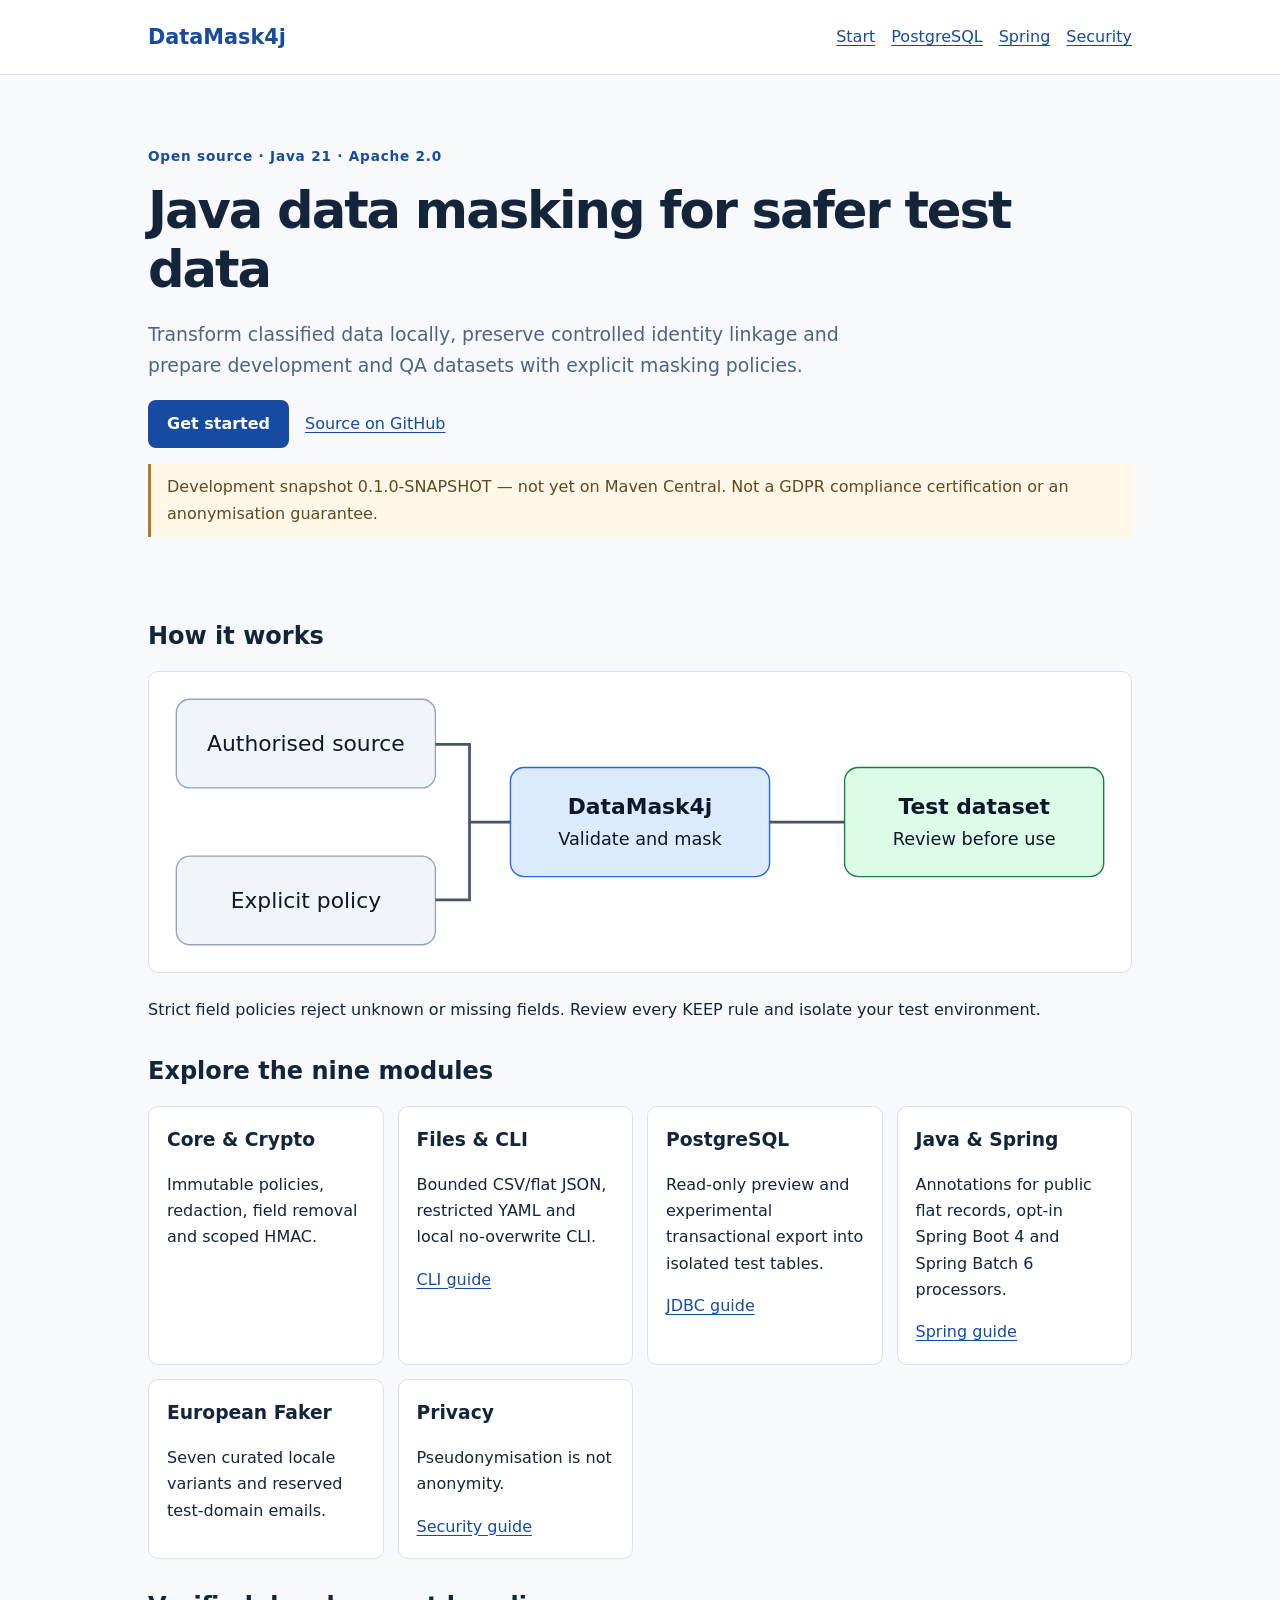
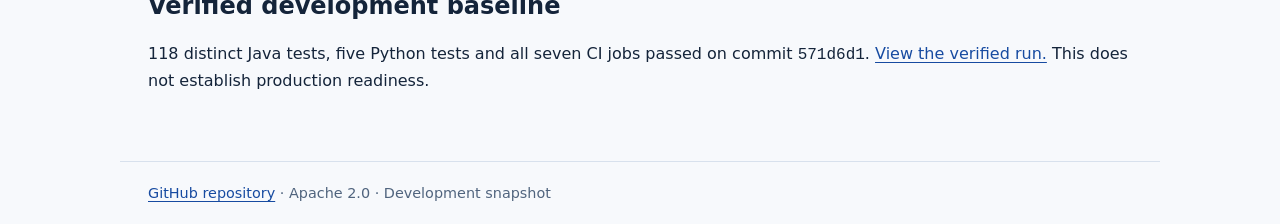
<file: docs/index.html>
<!doctype html>
<html lang="en"><head><meta charset="utf-8"><meta name="viewport" content="width=device-width, initial-scale=1"><title>Java Data Masking &amp; GDPR Pseudonymisation | DataMask4j</title><meta name="description" content="Offline Java data masking for safer test data: scoped HMAC, CSV and JSON, PostgreSQL, Java records, Spring Boot and Spring Batch."><meta name="robots" content="index,follow"><link rel="canonical" href="https://hamzador.github.io/DataMask4j/"><meta property="og:title" content="Java Data Masking &amp; GDPR Pseudonymisation | DataMask4j"><meta property="og:description" content="Offline Java data masking for safer test data: scoped HMAC, CSV and JSON, PostgreSQL, Java records, Spring Boot and Spring Batch."><meta property="og:url" content="https://hamzador.github.io/DataMask4j/"><meta property="og:type" content="website"><link rel="stylesheet" href="styles.css"></head><body><header><nav aria-label="Documentation"><a class="brand" href="index.html">DataMask4j</a><div><a href="getting-started.html">Start</a><a href="postgresql.html">PostgreSQL</a><a href="spring.html">Spring</a><a href="security.html">Security</a></div></nav></header><main><section class="hero"><p class="eyebrow">Open source · Java 21 · Apache 2.0</p><h1>Java data masking for safer test data</h1><p class="lead">Transform classified data locally, preserve controlled identity linkage and prepare development and QA datasets with explicit masking policies.</p><div class="actions"><a class="primary" href="getting-started.html">Get started</a><a href="https://github.com/hamzador/DataMask4j">Source on GitHub</a></div><p class="notice">Development snapshot 0.1.0-SNAPSHOT — not yet on Maven Central. Not a GDPR compliance certification or an anonymisation guarantee.</p></section><section><h2>How it works</h2><svg role="img" aria-labelledby="flow-title flow-desc" viewBox="0 0 720 220" xmlns="http://www.w3.org/2000/svg"><title id="flow-title">DataMask4j processing flow</title><desc id="flow-desc">Authorised source and explicit policy feed a local masking engine and produce a test dataset for review.</desc><rect x="20" y="20" width="190" height="65" rx="10" fill="#f1f5f9" stroke="#94a3b8"/><rect x="20" y="135" width="190" height="65" rx="10" fill="#f1f5f9" stroke="#94a3b8"/><rect x="265" y="70" width="190" height="80" rx="10" fill="#dbeafe" stroke="#2563eb"/><rect x="510" y="70" width="190" height="80" rx="10" fill="#dcfce7" stroke="#15803d"/><path d="M210 53H235V110H265 M210 167H235V110 M455 110H510" fill="none" stroke="#475569" stroke-width="2"/><g font-family="system-ui,sans-serif" font-size="16" text-anchor="middle" fill="#0f172a"><text x="115" y="58">Authorised source</text><text x="115" y="173">Explicit policy</text><text x="360" y="104" font-weight="bold">DataMask4j</text><text x="360" y="127" font-size="13">Validate and mask</text><text x="605" y="104" font-weight="bold">Test dataset</text><text x="605" y="127" font-size="13">Review before use</text></g></svg><p>Strict field policies reject unknown or missing fields. Review every KEEP rule and isolate your test environment.</p></section><section><h2>Explore the nine modules</h2><div class="cards"><article><h3>Core &amp; Crypto</h3><p>Immutable policies, redaction, field removal and scoped HMAC.</p></article><article><h3>Files &amp; CLI</h3><p>Bounded CSV/flat JSON, restricted YAML and local no-overwrite CLI.</p><a href="getting-started.html">CLI guide</a></article><article><h3>PostgreSQL</h3><p>Read-only preview and experimental transactional export into isolated test tables.</p><a href="postgresql.html">JDBC guide</a></article><article><h3>Java &amp; Spring</h3><p>Annotations for public flat records, opt-in Spring Boot 4 and Spring Batch 6 processors.</p><a href="spring.html">Spring guide</a></article><article><h3>European Faker</h3><p>Seven curated locale variants and reserved test-domain emails.</p></article><article><h3>Privacy</h3><p>Pseudonymisation is not anonymity.</p><a href="security.html">Security guide</a></article></div></section><section><h2>Verified development baseline</h2><p>118 distinct Java tests, five Python tests and all seven CI jobs passed on commit <code>571d6d1</code>. <a href="https://github.com/hamzador/DataMask4j/actions/runs/44206560027">View the verified run.</a> This does not establish production readiness.</p></section></main><footer><a href="https://github.com/hamzador/DataMask4j">GitHub repository</a> · Apache 2.0 · Development snapshot</footer></body></html>
</file>
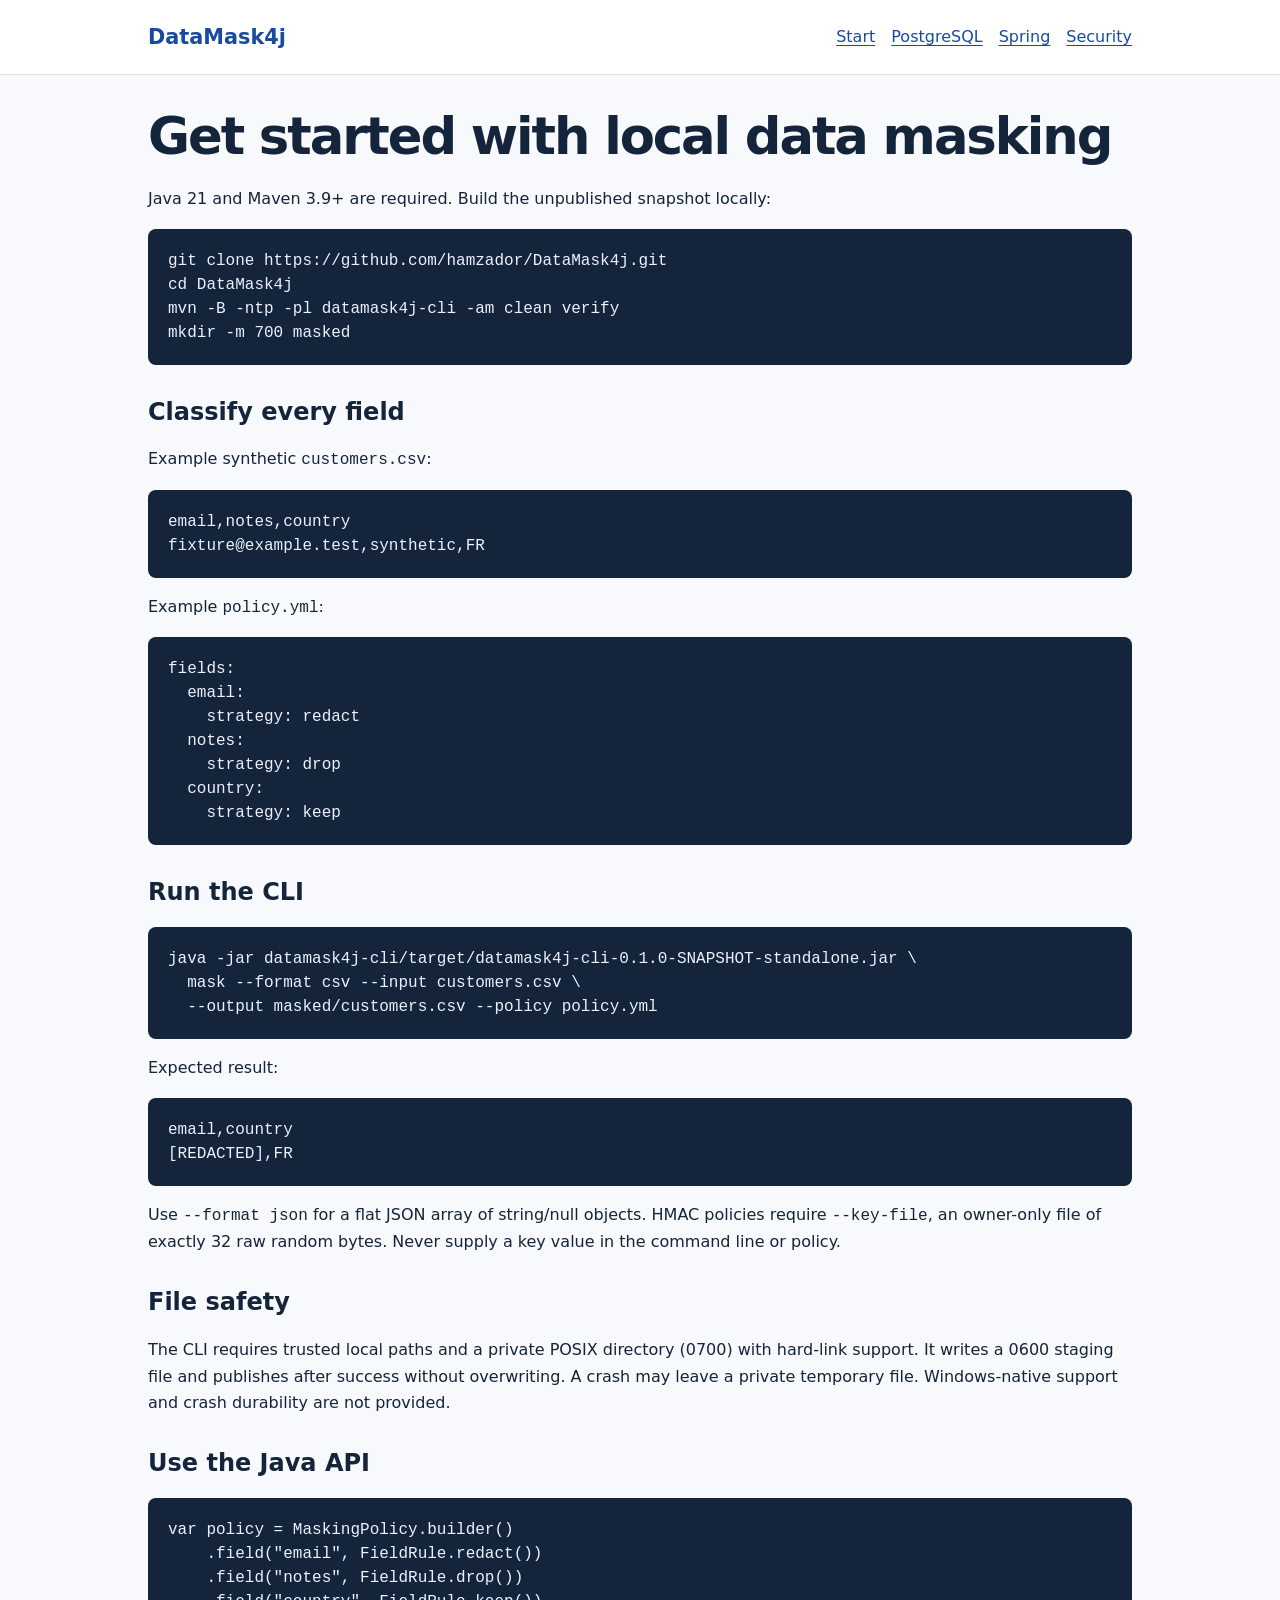
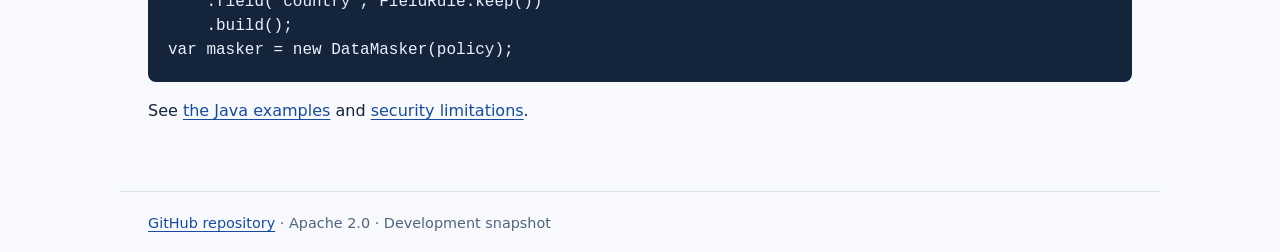
<file: docs/getting-started.html>
<!doctype html>
<html lang="en"><head><meta charset="utf-8"><meta name="viewport" content="width=device-width, initial-scale=1"><title>Getting Started: CSV, JSON &amp; Java Data Masking | DataMask4j</title><meta name="description" content="Build DataMask4j and mask local CSV or flat JSON files using a strict YAML policy and Java 21 CLI."><meta name="robots" content="index,follow"><link rel="canonical" href="https://hamzador.github.io/DataMask4j/getting-started.html"><meta property="og:title" content="Getting Started: CSV, JSON &amp; Java Data Masking | DataMask4j"><meta property="og:description" content="Build DataMask4j and mask local CSV or flat JSON files using a strict YAML policy and Java 21 CLI."><meta property="og:url" content="https://hamzador.github.io/DataMask4j/getting-started.html"><meta property="og:type" content="website"><link rel="stylesheet" href="styles.css"></head><body><header><nav aria-label="Documentation"><a class="brand" href="index.html">DataMask4j</a><div><a href="getting-started.html">Start</a><a href="postgresql.html">PostgreSQL</a><a href="spring.html">Spring</a><a href="security.html">Security</a></div></nav></header><main><h1>Get started with local data masking</h1><p>Java 21 and Maven 3.9+ are required. Build the unpublished snapshot locally:</p><pre><code>git clone https://github.com/hamzador/DataMask4j.git
cd DataMask4j
mvn -B -ntp -pl datamask4j-cli -am clean verify
mkdir -m 700 masked</code></pre><h2>Classify every field</h2><p>Example synthetic <code>customers.csv</code>:</p><pre><code>email,notes,country
fixture@example.test,synthetic,FR</code></pre><p>Example <code>policy.yml</code>:</p><pre><code>fields:
  email:
    strategy: redact
  notes:
    strategy: drop
  country:
    strategy: keep</code></pre><h2>Run the CLI</h2><pre><code>java -jar datamask4j-cli/target/datamask4j-cli-0.1.0-SNAPSHOT-standalone.jar \
  mask --format csv --input customers.csv \
  --output masked/customers.csv --policy policy.yml</code></pre><p>Expected result:</p><pre><code>email,country
[REDACTED],FR</code></pre><p>Use <code>--format json</code> for a flat JSON array of string/null objects. HMAC policies require <code>--key-file</code>, an owner-only file of exactly 32 raw random bytes. Never supply a key value in the command line or policy.</p><h2>File safety</h2><p>The CLI requires trusted local paths and a private POSIX directory (0700) with hard-link support. It writes a 0600 staging file and publishes after success without overwriting. A crash may leave a private temporary file. Windows-native support and crash durability are not provided.</p><h2>Use the Java API</h2><pre><code>var policy = MaskingPolicy.builder()
    .field("email", FieldRule.redact())
    .field("notes", FieldRule.drop())
    .field("country", FieldRule.keep())
    .build();
var masker = new DataMasker(policy);</code></pre><p>See <a href="https://github.com/hamzador/DataMask4j#quick-start">the Java examples</a> and <a href="security.html">security limitations</a>.</p></main><footer><a href="https://github.com/hamzador/DataMask4j">GitHub repository</a> · Apache 2.0 · Development snapshot</footer></body></html>
</file>
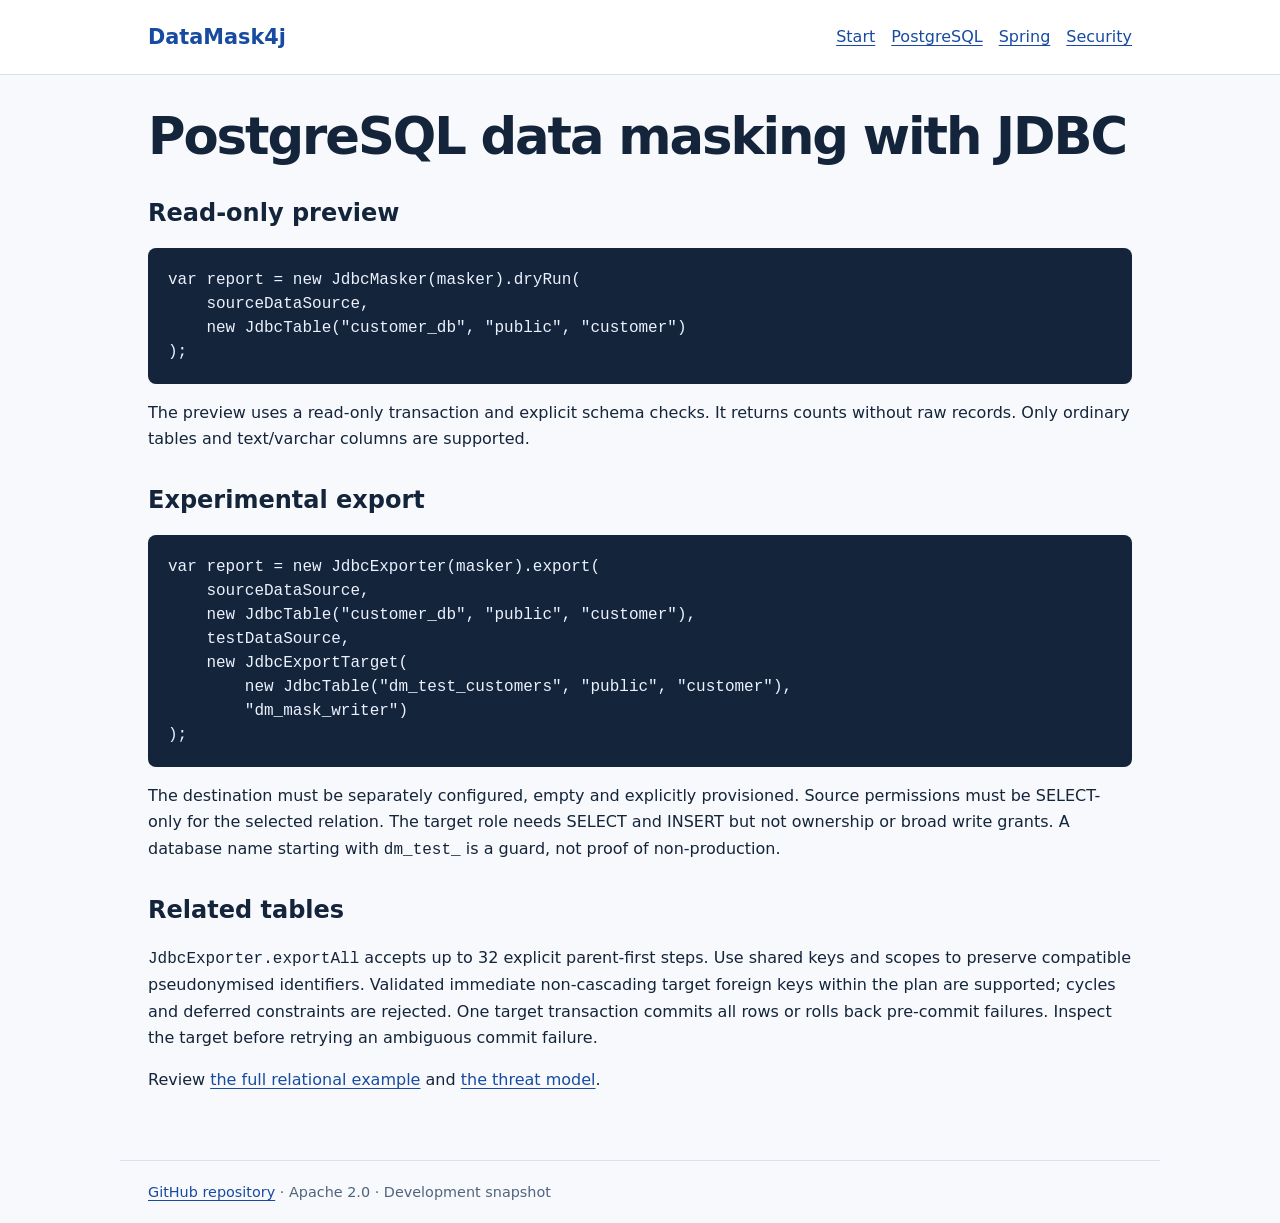
<file: docs/postgresql.html>
<!doctype html>
<html lang="en"><head><meta charset="utf-8"><meta name="viewport" content="width=device-width, initial-scale=1"><title>PostgreSQL Test Data Masking &amp; JDBC Export | DataMask4j</title><meta name="description" content="Read-only PostgreSQL masking preview and restricted ordered test-database export using Java JDBC."><meta name="robots" content="index,follow"><link rel="canonical" href="https://hamzador.github.io/DataMask4j/postgresql.html"><meta property="og:title" content="PostgreSQL Test Data Masking &amp; JDBC Export | DataMask4j"><meta property="og:description" content="Read-only PostgreSQL masking preview and restricted ordered test-database export using Java JDBC."><meta property="og:url" content="https://hamzador.github.io/DataMask4j/postgresql.html"><meta property="og:type" content="website"><link rel="stylesheet" href="styles.css"></head><body><header><nav aria-label="Documentation"><a class="brand" href="index.html">DataMask4j</a><div><a href="getting-started.html">Start</a><a href="postgresql.html">PostgreSQL</a><a href="spring.html">Spring</a><a href="security.html">Security</a></div></nav></header><main><h1>PostgreSQL data masking with JDBC</h1><h2>Read-only preview</h2><pre><code>var report = new JdbcMasker(masker).dryRun(
    sourceDataSource,
    new JdbcTable("customer_db", "public", "customer")
);</code></pre><p>The preview uses a read-only transaction and explicit schema checks. It returns counts without raw records. Only ordinary tables and text/varchar columns are supported.</p><h2>Experimental export</h2><pre><code>var report = new JdbcExporter(masker).export(
    sourceDataSource,
    new JdbcTable("customer_db", "public", "customer"),
    testDataSource,
    new JdbcExportTarget(
        new JdbcTable("dm_test_customers", "public", "customer"),
        "dm_mask_writer")
);</code></pre><p>The destination must be separately configured, empty and explicitly provisioned. Source permissions must be SELECT-only for the selected relation. The target role needs SELECT and INSERT but not ownership or broad write grants. A database name starting with <code>dm_test_</code> is a guard, not proof of non-production.</p><h2>Related tables</h2><p><code>JdbcExporter.exportAll</code> accepts up to 32 explicit parent-first steps. Use shared keys and scopes to preserve compatible pseudonymised identifiers. Validated immediate non-cascading target foreign keys within the plan are supported; cycles and deferred constraints are rejected. One target transaction commits all rows or rolls back pre-commit failures. Inspect the target before retrying an ambiguous commit failure.</p><p>Review <a href="https://github.com/hamzador/DataMask4j#relational-database-masking-ordered-multi-table-export-experimental">the full relational example</a> and <a href="security.html">the threat model</a>.</p></main><footer><a href="https://github.com/hamzador/DataMask4j">GitHub repository</a> · Apache 2.0 · Development snapshot</footer></body></html>
</file>
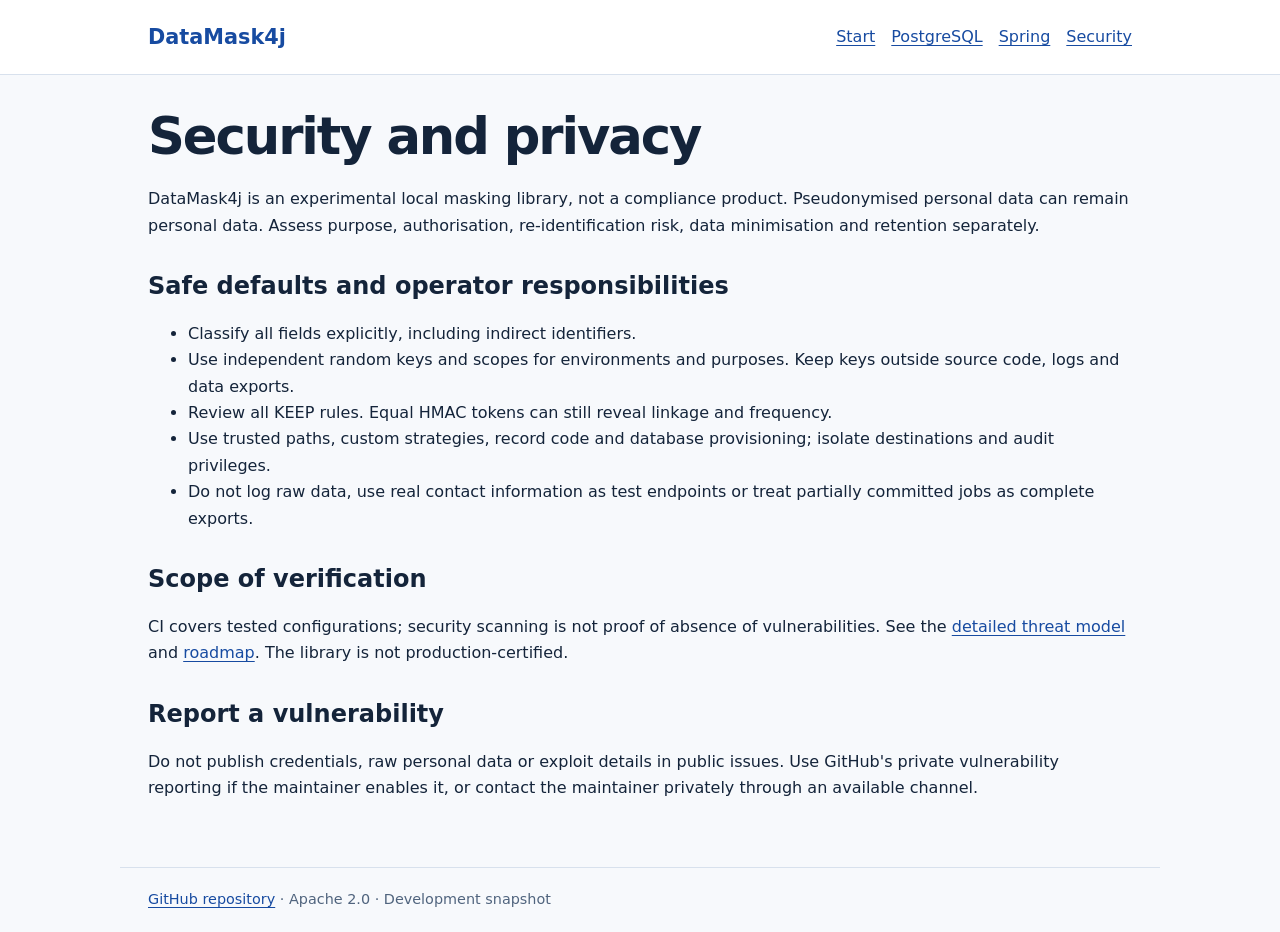
<file: docs/security.html>
<!doctype html>
<html lang="en"><head><meta charset="utf-8"><meta name="viewport" content="width=device-width, initial-scale=1"><title>Privacy, Pseudonymisation &amp; Security Limits | DataMask4j</title><meta name="description" content="Security assumptions, scoped HMAC, test data privacy limitations and responsible reporting for DataMask4j."><meta name="robots" content="index,follow"><link rel="canonical" href="https://hamzador.github.io/DataMask4j/security.html"><meta property="og:title" content="Privacy, Pseudonymisation &amp; Security Limits | DataMask4j"><meta property="og:description" content="Security assumptions, scoped HMAC, test data privacy limitations and responsible reporting for DataMask4j."><meta property="og:url" content="https://hamzador.github.io/DataMask4j/security.html"><meta property="og:type" content="website"><link rel="stylesheet" href="styles.css"></head><body><header><nav aria-label="Documentation"><a class="brand" href="index.html">DataMask4j</a><div><a href="getting-started.html">Start</a><a href="postgresql.html">PostgreSQL</a><a href="spring.html">Spring</a><a href="security.html">Security</a></div></nav></header><main><h1>Security and privacy</h1><p>DataMask4j is an experimental local masking library, not a compliance product. Pseudonymised personal data can remain personal data. Assess purpose, authorisation, re-identification risk, data minimisation and retention separately.</p><h2>Safe defaults and operator responsibilities</h2><ul><li>Classify all fields explicitly, including indirect identifiers.</li><li>Use independent random keys and scopes for environments and purposes. Keep keys outside source code, logs and data exports.</li><li>Review all KEEP rules. Equal HMAC tokens can still reveal linkage and frequency.</li><li>Use trusted paths, custom strategies, record code and database provisioning; isolate destinations and audit privileges.</li><li>Do not log raw data, use real contact information as test endpoints or treat partially committed jobs as complete exports.</li></ul><h2>Scope of verification</h2><p>CI covers tested configurations; security scanning is not proof of absence of vulnerabilities. See the <a href="https://github.com/hamzador/DataMask4j/blob/main/docs/threat-model.md">detailed threat model</a> and <a href="https://github.com/hamzador/DataMask4j/blob/main/docs/roadmap.md">roadmap</a>. The library is not production-certified.</p><h2>Report a vulnerability</h2><p>Do not publish credentials, raw personal data or exploit details in public issues. Use GitHub's private vulnerability reporting if the maintainer enables it, or contact the maintainer privately through an available channel.</p></main><footer><a href="https://github.com/hamzador/DataMask4j">GitHub repository</a> · Apache 2.0 · Development snapshot</footer></body></html>
</file>
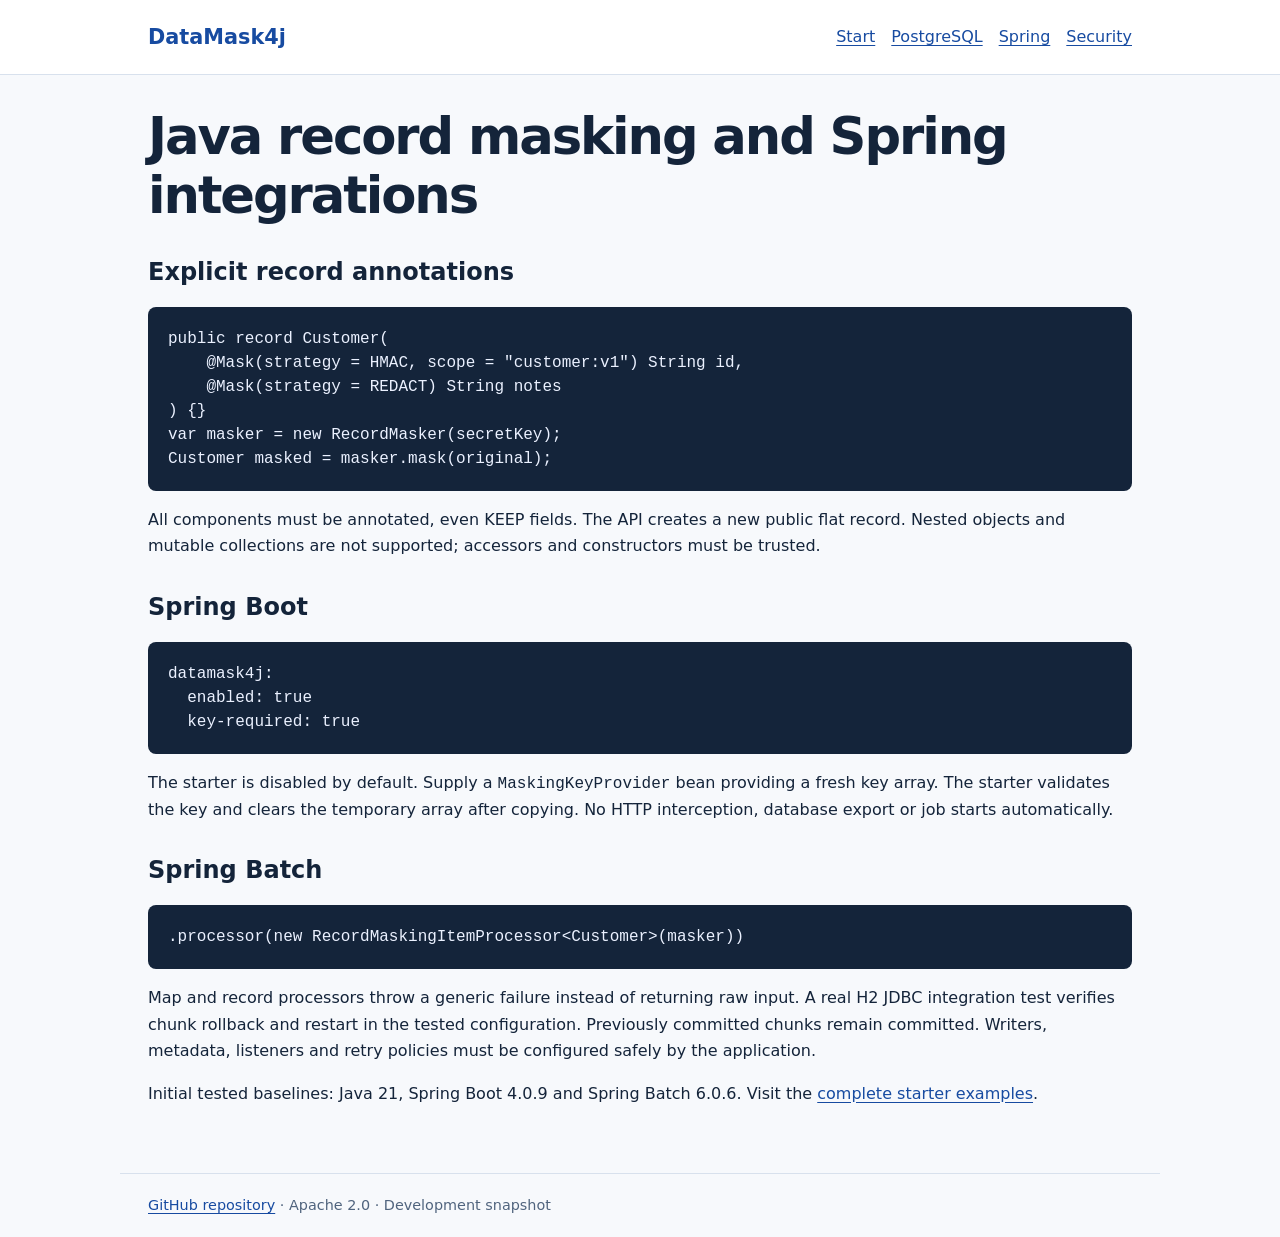
<file: docs/spring.html>
<!doctype html>
<html lang="en"><head><meta charset="utf-8"><meta name="viewport" content="width=device-width, initial-scale=1"><title>Java Record Masking, Spring Boot &amp; Spring Batch | DataMask4j</title><meta name="description" content="Explicit record annotation masking, opt-in Spring Boot 4 starter and Spring Batch 6 item processors."><meta name="robots" content="index,follow"><link rel="canonical" href="https://hamzador.github.io/DataMask4j/spring.html"><meta property="og:title" content="Java Record Masking, Spring Boot &amp; Spring Batch | DataMask4j"><meta property="og:description" content="Explicit record annotation masking, opt-in Spring Boot 4 starter and Spring Batch 6 item processors."><meta property="og:url" content="https://hamzador.github.io/DataMask4j/spring.html"><meta property="og:type" content="website"><link rel="stylesheet" href="styles.css"></head><body><header><nav aria-label="Documentation"><a class="brand" href="index.html">DataMask4j</a><div><a href="getting-started.html">Start</a><a href="postgresql.html">PostgreSQL</a><a href="spring.html">Spring</a><a href="security.html">Security</a></div></nav></header><main><h1>Java record masking and Spring integrations</h1><h2>Explicit record annotations</h2><pre><code>public record Customer(
    @Mask(strategy = HMAC, scope = "customer:v1") String id,
    @Mask(strategy = REDACT) String notes
) {}
var masker = new RecordMasker(secretKey);
Customer masked = masker.mask(original);</code></pre><p>All components must be annotated, even KEEP fields. The API creates a new public flat record. Nested objects and mutable collections are not supported; accessors and constructors must be trusted.</p><h2>Spring Boot</h2><pre><code>datamask4j:
  enabled: true
  key-required: true</code></pre><p>The starter is disabled by default. Supply a <code>MaskingKeyProvider</code> bean providing a fresh key array. The starter validates the key and clears the temporary array after copying. No HTTP interception, database export or job starts automatically.</p><h2>Spring Batch</h2><pre><code>.processor(new RecordMaskingItemProcessor&lt;Customer&gt;(masker))</code></pre><p>Map and record processors throw a generic failure instead of returning raw input. A real H2 JDBC integration test verifies chunk rollback and restart in the tested configuration. Previously committed chunks remain committed. Writers, metadata, listeners and retry policies must be configured safely by the application.</p><p>Initial tested baselines: Java 21, Spring Boot 4.0.9 and Spring Batch 6.0.6. Visit the <a href="https://github.com/hamzador/DataMask4j#spring-boot-data-masking-starter-development-snapshot">complete starter examples</a>.</p></main><footer><a href="https://github.com/hamzador/DataMask4j">GitHub repository</a> · Apache 2.0 · Development snapshot</footer></body></html>
</file>
<file: docs/styles.css>
:root{color-scheme:light;--ink:#14243a;--blue:#174ba1;--line:#d8e1ed;--paper:#fff;--muted:#50647e}*{box-sizing:border-box}body{margin:0;background:#f7f9fc;color:var(--ink);font:16px/1.65 system-ui,sans-serif}header{background:var(--paper);border-bottom:1px solid var(--line)}nav,main,footer{max-width:1040px;margin:auto;padding:20px 28px}nav{display:flex;flex-wrap:wrap;gap:18px;align-items:center;justify-content:space-between}nav div,.actions{display:flex;flex-wrap:wrap;gap:16px;align-items:center}.brand{font-weight:800;font-size:1.3rem;text-decoration:none}a{color:var(--blue);text-underline-offset:3px}a:focus-visible{outline:3px solid #2563eb;outline-offset:3px}.hero{padding:36px 0}h1{font-size:clamp(2rem,5vw,3.2rem);line-height:1.15;letter-spacing:-.04em;margin:12px 0 20px}h2{font-size:1.5rem;line-height:1.25;margin-top:32px}.eyebrow{font-weight:700;color:var(--blue);letter-spacing:.06em;font-size:.85rem}.lead{font-size:1.18rem;max-width:760px;color:var(--muted)}.primary{display:inline-block;background:var(--blue);color:white;padding:11px 19px;border-radius:8px;text-decoration:none;font-weight:700}.notice{border-left:3px solid #b7791f;padding:10px 16px;background:#fff8e8;color:#614821}.cards{display:grid;grid-template-columns:repeat(auto-fit,minmax(230px,1fr));gap:14px}article{background:var(--paper);border:1px solid var(--line);padding:18px;border-radius:10px}article h3{margin:0}pre{overflow:auto;background:#14243a;padding:20px;border-radius:8px;color:#ebf1ff;line-height:1.5}code{font-family:ui-monospace,monospace;overflow-wrap:anywhere}svg{width:100%;height:auto;background:white;border:1px solid var(--line);border-radius:10px}footer{border-top:1px solid var(--line);margin-top:30px;color:var(--muted);font-size:.9rem}@media(max-width:540px){nav,main,footer{padding:14px 18px}nav div{gap:12px;flex-wrap:wrap}}
</file>
